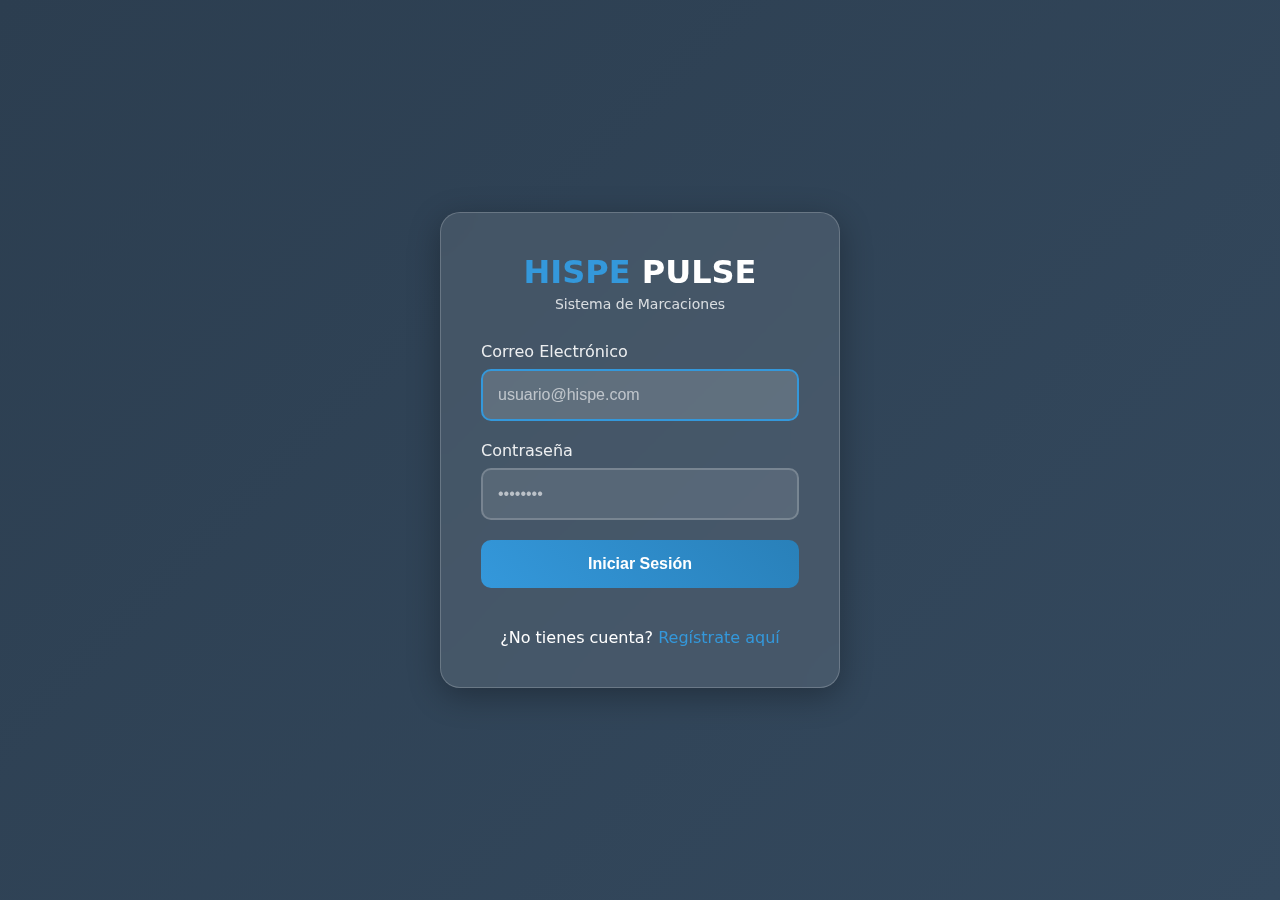
<file: templates/login.html>
<!DOCTYPE html>
<html lang="es">
<head>
    <meta charset="UTF-8">
    <meta name="viewport" content="width=device-width, initial-scale=1.0">
    <title>Login - HISPE PULSE</title>
    <style>
        * {
            margin: 0;
            padding: 0;
            box-sizing: border-box;
        }
        
        body {
            font-family: 'Segoe UI', system-ui, -apple-system, sans-serif;
            background: linear-gradient(135deg, #2c3e50 0%, #34495e 100%);
            min-height: 100vh;
            display: flex;
            align-items: center;
            justify-content: center;
            color: #fff;
        }
        
        .login-container {
            background: rgba(255, 255, 255, 0.1);
            backdrop-filter: blur(20px);
            border-radius: 20px;
            padding: 40px;
            width: 100%;
            max-width: 400px;
            border: 1px solid rgba(255, 255, 255, 0.2);
            box-shadow: 0 8px 32px rgba(0, 0, 0, 0.3);
        }
        
        .logo {
            text-align: center;
            margin-bottom: 30px;
        }
        
        .logo h1 {
            font-size: 32px;
            font-weight: bold;
            margin-bottom: 5px;
        }
        
        .logo-hispe {
            color: #3498db;
        }
        
        .logo-pulse {
            color: #fff;
        }
        
        .subtitle {
            color: rgba(255, 255, 255, 0.8);
            font-size: 14px;
        }
        
        .form-group {
            margin-bottom: 20px;
        }
        
        .form-group label {
            display: block;
            margin-bottom: 8px;
            font-weight: 500;
            color: rgba(255, 255, 255, 0.9);
        }
        
        .form-group input {
            width: 100%;
            padding: 15px;
            border: 2px solid rgba(255, 255, 255, 0.2);
            border-radius: 10px;
            background: rgba(255, 255, 255, 0.1);
            color: #fff;
            font-size: 16px;
            transition: all 0.3s ease;
        }
        
        .form-group input:focus {
            outline: none;
            border-color: #3498db;
            background: rgba(255, 255, 255, 0.15);
        }
        
        .form-group input::placeholder {
            color: rgba(255, 255, 255, 0.6);
        }
        
        .btn {
            width: 100%;
            padding: 15px;
            background: linear-gradient(45deg, #3498db, #2980b9);
            color: #fff;
            border: none;
            border-radius: 10px;
            font-size: 16px;
            font-weight: bold;
            cursor: pointer;
            transition: all 0.3s ease;
            margin-bottom: 20px;
        }
        
        .btn:hover {
            transform: translateY(-2px);
            box-shadow: 0 8px 25px rgba(52, 152, 219, 0.3);
        }
        
        .btn:disabled {
            opacity: 0.6;
            cursor: not-allowed;
            transform: none;
        }
        
        .register-link {
            text-align: center;
            margin-top: 20px;
        }
        
        .register-link a {
            color: #3498db;
            text-decoration: none;
            font-weight: 500;
        }
        
        .register-link a:hover {
            text-decoration: underline;
        }
        
        .alert {
            padding: 12px;
            border-radius: 8px;
            margin-bottom: 20px;
            font-size: 14px;
        }
        
        .alert-error {
            background: rgba(231, 76, 60, 0.2);
            border: 1px solid rgba(231, 76, 60, 0.5);
            color: #ff6b6b;
        }
        
        .alert-success {
            background: rgba(39, 174, 96, 0.2);
            border: 1px solid rgba(39, 174, 96, 0.5);
            color: #2ecc71;
        }
        
        .loading {
            display: none;
            text-align: center;
            margin: 10px 0;
        }
        
        .spinner {
            border: 3px solid rgba(255, 255, 255, 0.3);
            border-top: 3px solid #3498db;
            border-radius: 50%;
            width: 30px;
            height: 30px;
            animation: spin 1s linear infinite;
            margin: 0 auto 10px;
        }
        
        @keyframes spin {
            0% { transform: rotate(0deg); }
            100% { transform: rotate(360deg); }
        }
        
        @media (max-width: 480px) {
            .login-container {
                margin: 20px;
                padding: 30px 20px;
            }
        }
    </style>
</head>
<body>
    <div class="login-container">
        <div class="logo">
            <h1>
                <span class="logo-hispe">HISPE</span> 
                <span class="logo-pulse">PULSE</span>
            </h1>
            <p class="subtitle">Sistema de Marcaciones</p>
        </div>

        <div id="alertContainer"></div>

        <form id="loginForm">
            <div class="form-group">
                <label for="email">Correo Electrónico</label>
                <input type="email" id="email" name="email" placeholder="usuario@hispe.com" required>
            </div>

            <div class="form-group">
                <label for="password">Contraseña</label>
                <input type="password" id="password" name="password" placeholder="••••••••" required>
            </div>

            <button type="submit" class="btn" id="loginBtn">Iniciar Sesión</button>

            <div class="loading" id="loading">
                <div class="spinner"></div>
                <p>Iniciando sesión...</p>
            </div>
        </form>

        <div class="register-link">
            <p>¿No tienes cuenta? <a href="/register">Regístrate aquí</a></p>
        </div>
    </div>

    <script>
        function showAlert(message, type = 'error') {
            const container = document.getElementById('alertContainer');
            const alertClass = type === 'success' ? 'alert-success' : 'alert-error';
            container.innerHTML = `<div class="alert ${alertClass}">${message}</div>`;
            
            // Auto-hide after 5 seconds
            setTimeout(() => {
                container.innerHTML = '';
            }, 5000);
        }

        function setLoading(isLoading) {
            const btn = document.getElementById('loginBtn');
            const loading = document.getElementById('loading');
            const form = document.getElementById('loginForm');
            
            btn.disabled = isLoading;
            form.style.opacity = isLoading ? '0.7' : '1';
            loading.style.display = isLoading ? 'block' : 'none';
        }

        document.getElementById('loginForm').addEventListener('submit', async (e) => {
            e.preventDefault();
            setLoading(true);

            const email = document.getElementById('email').value.trim();
            const password = document.getElementById('password').value;

            try {
                const response = await fetch('/api/login', {
                    method: 'POST',
                    headers: {
                        'Content-Type': 'application/json'
                    },
                    body: JSON.stringify({ email, password })
                });

                const data = await response.json();

                if (data.success) {
                    showAlert('¡Login exitoso! Redirigiendo...', 'success');
                    setTimeout(() => {
                        window.location.href = '/dashboard';
                    }, 1000);
                } else {
                    showAlert(data.error || 'Error al iniciar sesión');
                }
            } catch (error) {
                console.error('Error:', error);
                showAlert('Error de conexión. Por favor, intenta de nuevo.');
            } finally {
                setLoading(false);
            }
        });

        // Auto-focus en el campo de email
        document.getElementById('email').focus();
    </script>
</body>
</html>
</file>
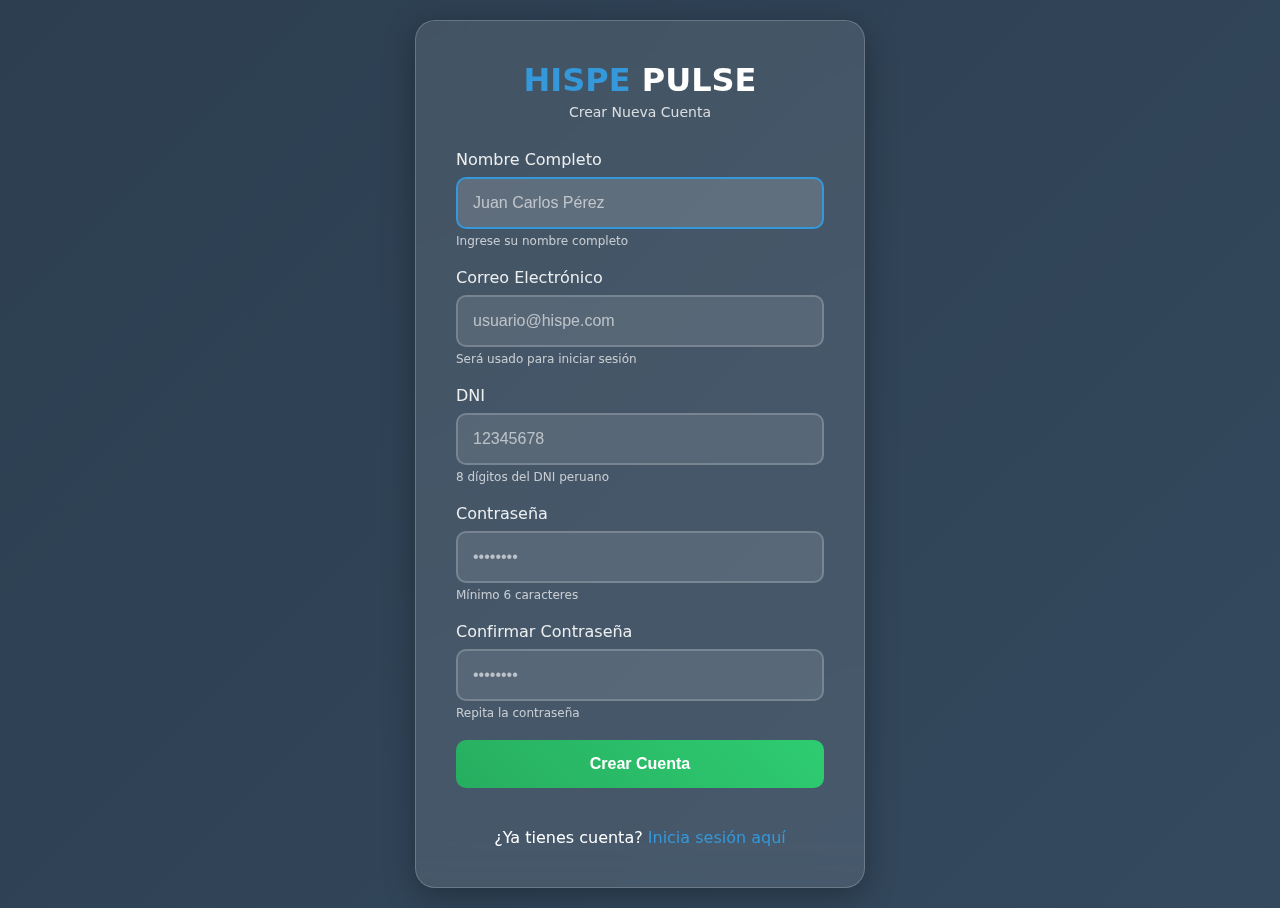
<file: templates/register.html>
<!DOCTYPE html>
<html lang="es">
<head>
    <meta charset="UTF-8">
    <meta name="viewport" content="width=device-width, initial-scale=1.0">
    <title>Registro - HISPE PULSE</title>
    <style>
        * {
            margin: 0;
            padding: 0;
            box-sizing: border-box;
        }
        
        body {
            font-family: 'Segoe UI', system-ui, -apple-system, sans-serif;
            background: linear-gradient(135deg, #2c3e50 0%, #34495e 100%);
            min-height: 100vh;
            display: flex;
            align-items: center;
            justify-content: center;
            color: #fff;
            padding: 20px;
        }
        
        .register-container {
            background: rgba(255, 255, 255, 0.1);
            backdrop-filter: blur(20px);
            border-radius: 20px;
            padding: 40px;
            width: 100%;
            max-width: 450px;
            border: 1px solid rgba(255, 255, 255, 0.2);
            box-shadow: 0 8px 32px rgba(0, 0, 0, 0.3);
        }
        
        .logo {
            text-align: center;
            margin-bottom: 30px;
        }
        
        .logo h1 {
            font-size: 32px;
            font-weight: bold;
            margin-bottom: 5px;
        }
        
        .logo-hispe {
            color: #3498db;
        }
        
        .logo-pulse {
            color: #fff;
        }
        
        .subtitle {
            color: rgba(255, 255, 255, 0.8);
            font-size: 14px;
        }
        
        .form-group {
            margin-bottom: 20px;
        }
        
        .form-group label {
            display: block;
            margin-bottom: 8px;
            font-weight: 500;
            color: rgba(255, 255, 255, 0.9);
        }
        
        .form-group input {
            width: 100%;
            padding: 15px;
            border: 2px solid rgba(255, 255, 255, 0.2);
            border-radius: 10px;
            background: rgba(255, 255, 255, 0.1);
            color: #fff;
            font-size: 16px;
            transition: all 0.3s ease;
        }
        
        .form-group input:focus {
            outline: none;
            border-color: #3498db;
            background: rgba(255, 255, 255, 0.15);
        }
        
        .form-group input::placeholder {
            color: rgba(255, 255, 255, 0.6);
        }
        
        .help-text {
            font-size: 12px;
            color: rgba(255, 255, 255, 0.7);
            margin-top: 5px;
        }
        
        .btn {
            width: 100%;
            padding: 15px;
            background: linear-gradient(45deg, #27ae60, #2ecc71);
            color: #fff;
            border: none;
            border-radius: 10px;
            font-size: 16px;
            font-weight: bold;
            cursor: pointer;
            transition: all 0.3s ease;
            margin-bottom: 20px;
        }
        
        .btn:hover {
            transform: translateY(-2px);
            box-shadow: 0 8px 25px rgba(39, 174, 96, 0.3);
        }
        
        .btn:disabled {
            opacity: 0.6;
            cursor: not-allowed;
            transform: none;
        }
        
        .login-link {
            text-align: center;
            margin-top: 20px;
        }
        
        .login-link a {
            color: #3498db;
            text-decoration: none;
            font-weight: 500;
        }
        
        .login-link a:hover {
            text-decoration: underline;
        }
        
        .alert {
            padding: 12px;
            border-radius: 8px;
            margin-bottom: 20px;
            font-size: 14px;
        }
        
        .alert-error {
            background: rgba(231, 76, 60, 0.2);
            border: 1px solid rgba(231, 76, 60, 0.5);
            color: #ff6b6b;
        }
        
        .alert-success {
            background: rgba(39, 174, 96, 0.2);
            border: 1px solid rgba(39, 174, 96, 0.5);
            color: #2ecc71;
        }
        
        .loading {
            display: none;
            text-align: center;
            margin: 10px 0;
        }
        
        .spinner {
            border: 3px solid rgba(255, 255, 255, 0.3);
            border-top: 3px solid #27ae60;
            border-radius: 50%;
            width: 30px;
            height: 30px;
            animation: spin 1s linear infinite;
            margin: 0 auto 10px;
        }
        
        @keyframes spin {
            0% { transform: rotate(0deg); }
            100% { transform: rotate(360deg); }
        }
        
        @media (max-width: 480px) {
            .register-container {
                margin: 10px;
                padding: 30px 20px;
            }
        }
    </style>
</head>
<body>
    <div class="register-container">
        <div class="logo">
            <h1>
                <span class="logo-hispe">HISPE</span> 
                <span class="logo-pulse">PULSE</span>
            </h1>
            <p class="subtitle">Crear Nueva Cuenta</p>
        </div>

        <div id="alertContainer"></div>

        <form id="registerForm">
            <div class="form-group">
                <label for="name">Nombre Completo</label>
                <input type="text" id="name" name="name" placeholder="Juan Carlos Pérez" required>
                <div class="help-text">Ingrese su nombre completo</div>
            </div>

            <div class="form-group">
                <label for="email">Correo Electrónico</label>
                <input type="email" id="email" name="email" placeholder="usuario@hispe.com" required>
                <div class="help-text">Será usado para iniciar sesión</div>
            </div>

            <div class="form-group">
                <label for="dni">DNI</label>
                <input type="text" id="dni" name="dni" placeholder="12345678" maxlength="8" required>
                <div class="help-text">8 dígitos del DNI peruano</div>
            </div>

            <div class="form-group">
                <label for="password">Contraseña</label>
                <input type="password" id="password" name="password" placeholder="••••••••" required>
                <div class="help-text">Mínimo 6 caracteres</div>
            </div>

            <div class="form-group">
                <label for="confirmPassword">Confirmar Contraseña</label>
                <input type="password" id="confirmPassword" name="confirmPassword" placeholder="••••••••" required>
                <div class="help-text">Repita la contraseña</div>
            </div>

            <button type="submit" class="btn" id="registerBtn">Crear Cuenta</button>

            <div class="loading" id="loading">
                <div class="spinner"></div>
                <p>Creando cuenta...</p>
            </div>
        </form>

        <div class="login-link">
            <p>¿Ya tienes cuenta? <a href="/login">Inicia sesión aquí</a></p>
        </div>
    </div>

    <script>
        function showAlert(message, type = 'error') {
            const container = document.getElementById('alertContainer');
            const alertClass = type === 'success' ? 'alert-success' : 'alert-error';
            container.innerHTML = `<div class="alert ${alertClass}">${message}</div>`;
            
            // Auto-hide after 5 seconds
            setTimeout(() => {
                container.innerHTML = '';
            }, 5000);
        }

        function setLoading(isLoading) {
            const btn = document.getElementById('registerBtn');
            const loading = document.getElementById('loading');
            const form = document.getElementById('registerForm');
            
            btn.disabled = isLoading;
            form.style.opacity = isLoading ? '0.7' : '1';
            loading.style.display = isLoading ? 'block' : 'none';
        }

        function validateEmail(email) {
            return /^[^\s@]+@[^\s@]+\.[^\s@]+$/.test(email);
        }

        function validateDNI(dni) {
            return /^\d{8}$/.test(dni);
        }

        // Solo permitir números en DNI
        document.getElementById('dni').addEventListener('input', (e) => {
            e.target.value = e.target.value.replace(/\D/g, '');
        });

        document.getElementById('registerForm').addEventListener('submit', async (e) => {
            e.preventDefault();
            setLoading(true);

            const name = document.getElementById('name').value.trim();
            const email = document.getElementById('email').value.trim();
            const dni = document.getElementById('dni').value.trim();
            const password = document.getElementById('password').value;
            const confirmPassword = document.getElementById('confirmPassword').value;

            // Validaciones básicas
            if (!name || name.length < 2) {
                showAlert('El nombre debe tener al menos 2 caracteres');
                setLoading(false);
                return;
            }

            if (!validateEmail(email)) {
                showAlert('Por favor, ingrese un email válido');
                setLoading(false);
                return;
            }

            if (!validateDNI(dni)) {
                showAlert('El DNI debe tener exactamente 8 dígitos');
                setLoading(false);
                return;
            }

            if (password.length < 6) {
                showAlert('La contraseña debe tener al menos 6 caracteres');
                setLoading(false);
                return;
            }

            if (password !== confirmPassword) {
                showAlert('Las contraseñas no coinciden');
                setLoading(false);
                return;
            }

            try {
                const response = await fetch('/api/register', {
                    method: 'POST',
                    headers: {
                        'Content-Type': 'application/json'
                    },
                    body: JSON.stringify({ name, email, dni, password })
                });

                const data = await response.json();

                if (data.success) {
                    showAlert('¡Cuenta creada exitosamente! Redirigiendo al login...', 'success');
                    setTimeout(() => {
                        window.location.href = '/login';
                    }, 2000);
                } else {
                    showAlert(data.error || 'Error al crear la cuenta');
                }
            } catch (error) {
                console.error('Error:', error);
                showAlert('Error de conexión. Por favor, intenta de nuevo.');
            } finally {
                setLoading(false);
            }
        });

        // Auto-focus en el campo de nombre
        document.getElementById('name').focus();
    </script>
</body>
</html>
</file>
